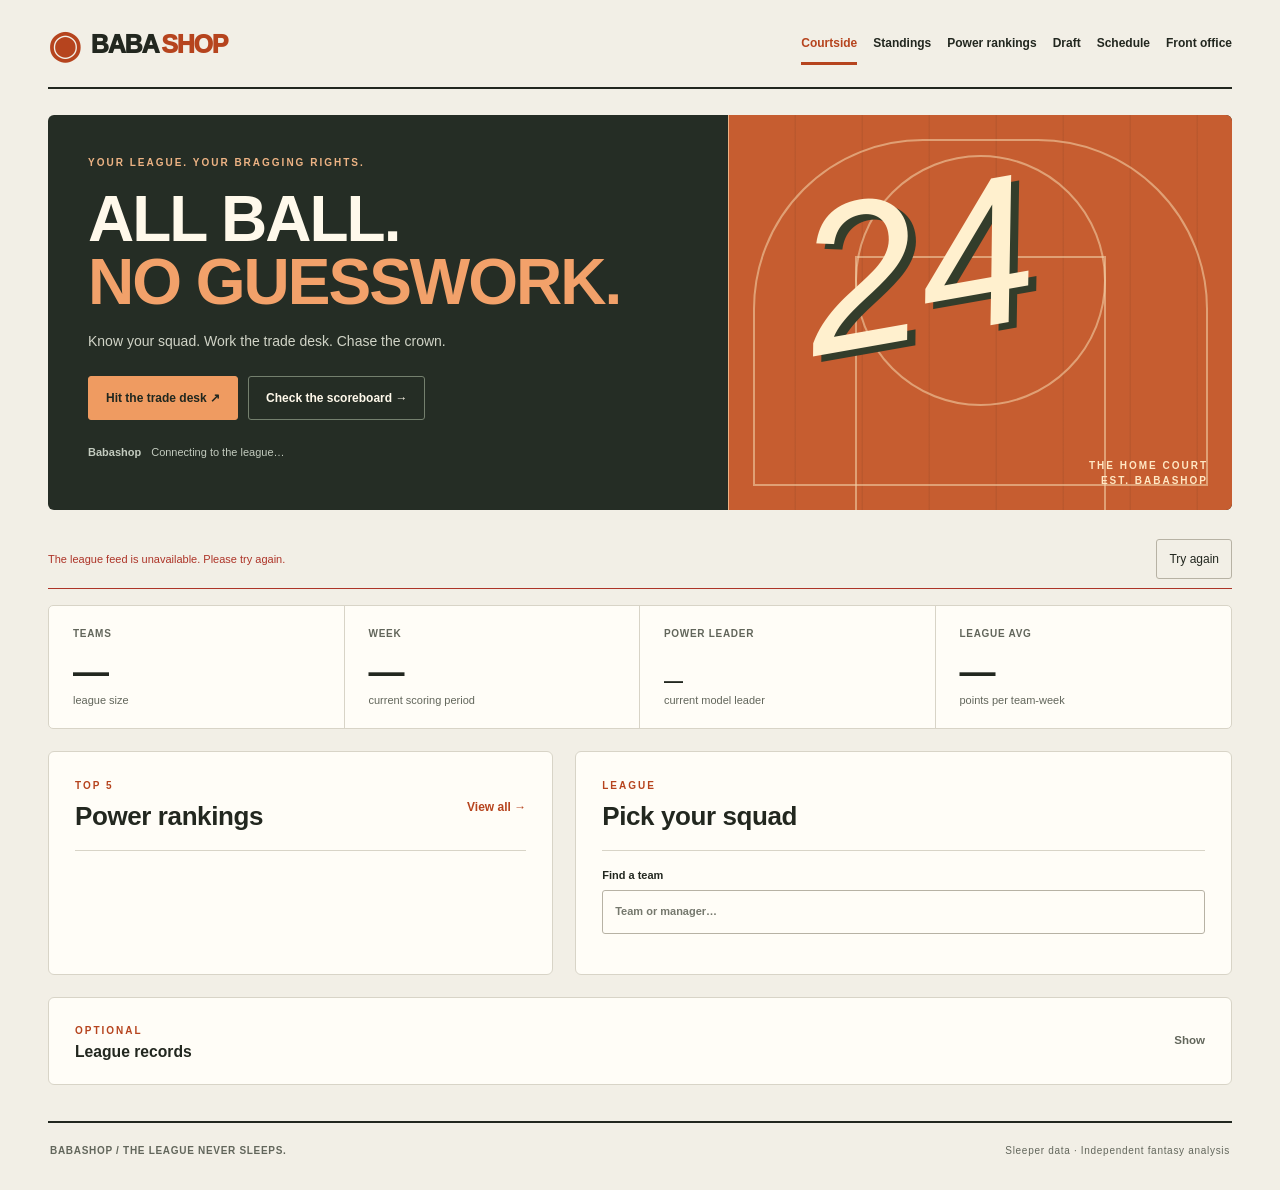
<file: index.html>
<!doctype html>
<html lang="en"><head>
<meta charset="utf-8"><meta name="viewport" content="width=device-width,initial-scale=1">
<meta http-equiv="Cache-Control" content="no-cache, no-store, must-revalidate"><meta http-equiv="Pragma" content="no-cache"><meta http-equiv="Expires" content="0"><meta name="theme-color" content="#090b10">
<title>Babashop — Fantasy Basketball Analytics</title><link rel="stylesheet" href="styles.css?v=20261028-court"></head>
<body data-page="home" class="loading"><a class="skip" href="#mainContent">Skip to content</a><div class="app-shell">
<header class="topbar"><a class="brand" href="index.html?v=20261028-court"><span class="ball" aria-hidden="true">◉</span> BABA<span>SHOP</span></a><nav class="nav" aria-label="Main navigation">
<a class="active" aria-current="page" href="index.html?v=20261028-court">Courtside</a><a href="standings.html?v=20261028-court">Standings</a><a href="power.html?v=20261028-court">Power rankings</a><a href="draft.html?v=20261028-court">Draft</a><a href="schedule.html?v=20261028-court">Schedule</a><a href="transactions.html?v=20261028-court">Front office</a>
</nav></header>
<section class="hero court-hero"><div class="hero-copy"><div class="eyebrow">YOUR LEAGUE. YOUR BRAGGING RIGHTS.</div><h1>ALL BALL.<br><em>NO GUESSWORK.</em></h1><p>Know your squad. Work the trade desk. Chase the crown.</p><div class="hero-actions"><a class="button" href="transactions.html">Hit the trade desk ↗</a><a class="button secondary" href="standings.html">Check the scoreboard →</a></div><div class="league-stamp"><strong id="leagueName">Babashop</strong><span id="leagueMeta">Connecting to the league…</span></div></div><div class="court-art" aria-hidden="true"><div class="court-key"></div><div class="court-circle"></div><span class="court-number">24</span><span class="court-caption">THE HOME COURT<br>EST. BABASHOP</span></div></section><div id="statusBanner" role="status" class="status-banner">Loading Sleeper data…</div>
<main id="mainContent" class="dashboard">
<section class="summary-grid"><article class="stat-card"><span class="stat-label">Teams</span><strong id="teamCount" class="stat-value">—</strong><span class="stat-note">league size</span></article><article class="stat-card"><span class="stat-label">Week</span><strong id="currentWeek" class="stat-value">—</strong><span class="stat-note">current scoring period</span></article><article class="stat-card"><span class="stat-label">Power leader</span><strong id="powerLeader" class="stat-value stat-value-text">—</strong><span id="powerLeaderNote" class="stat-note">current model leader</span></article><article class="stat-card"><span class="stat-label">League avg</span><strong id="leagueAverage" class="stat-value">—</strong><span class="stat-note">points per team-week</span></article></section>
<section class="panel-grid home-grid"><article class="panel"><div class="section-heading"><div><div class="eyebrow">Top 5</div><h2>Power rankings</h2></div><a class="text-link" href="power.html?v=20261028-court">View all →</a></div><div id="powerPreview" class="ranking-list"></div></article><article class="panel"><div class="section-heading"><div><div class="eyebrow">League</div><h2>Pick your squad</h2></div></div><label class="search-label">Find a team<input id="teamSearch" type="search" placeholder="Team or manager…"></label><div id="teamDirectory" class="directory-grid"></div></article></section>
<details class="panel collapsible-panel"><summary><span><span class="eyebrow">Optional</span><strong>League records</strong></span><span class="summary-hint">Show</span></summary><div id="homeExtras" class="mini-stat-grid details-content"></div></details>
</main><footer class="footer"><strong>BABASHOP / THE LEAGUE NEVER SLEEPS.</strong><span>Sleeper data · Independent fantasy analysis</span></footer></div>
<script src="common.js?v=20261028-court" defer></script><script src="ratings.js?v=20261028-court" defer></script><script src="experience.js?v=20261028-court" defer></script><script src="page.js?v=20261028-court" defer></script></body></html>
</file>
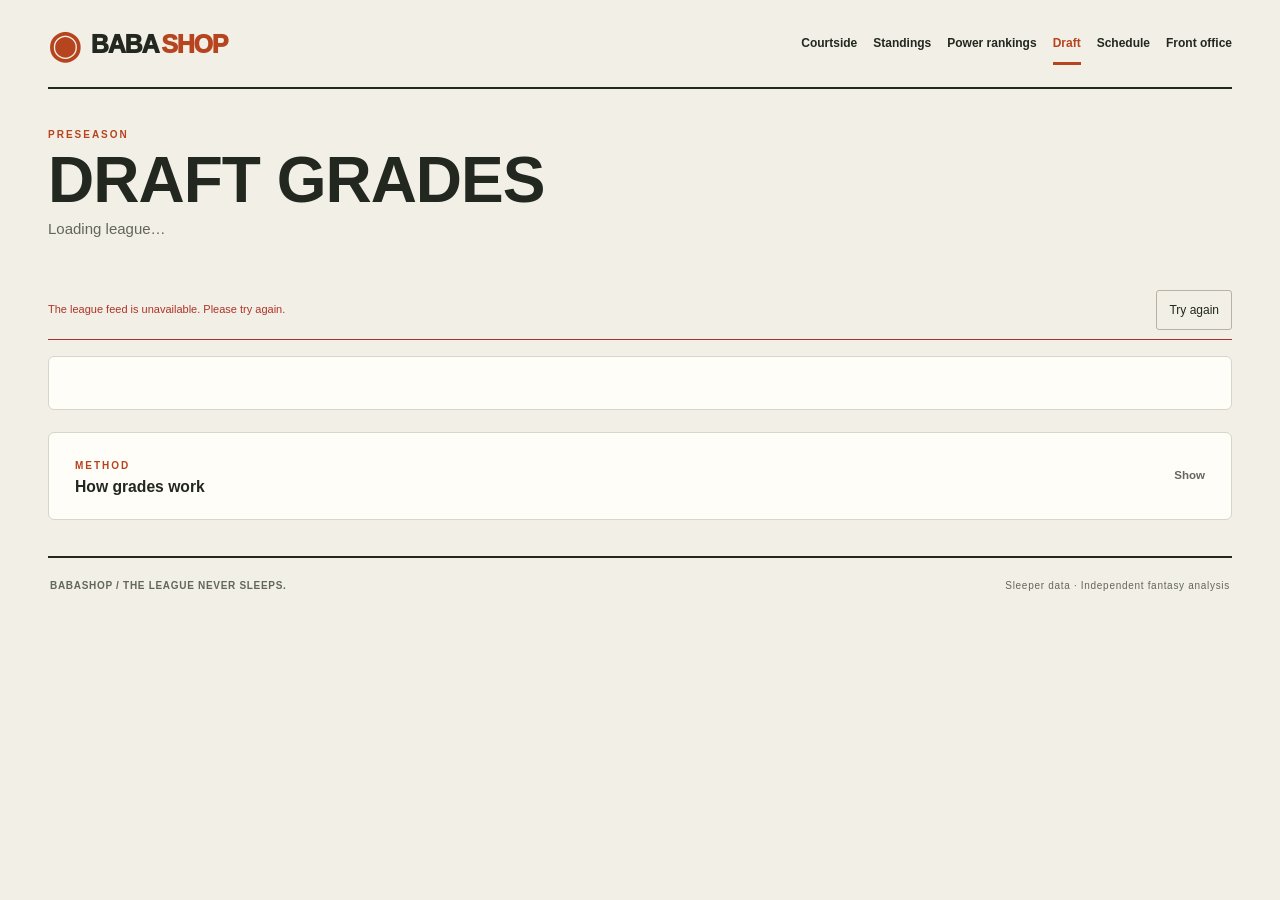
<file: draft.html>
<!doctype html><html lang="en"><head>
<meta charset="utf-8"><meta name="viewport" content="width=device-width,initial-scale=1"><meta http-equiv="Cache-Control" content="no-cache, no-store, must-revalidate"><meta http-equiv="Pragma" content="no-cache"><meta http-equiv="Expires" content="0">
<title>Draft Grades — Babashop</title><link rel="stylesheet" href="styles.css?v=20261028-court"></head>
<body data-page="draft" class="loading"><a class="skip" href="#mainContent">Skip to content</a><div class="app-shell">
<header class="topbar"><a class="brand" href="index.html?v=20261028-court"><span class="ball" aria-hidden="true">◉</span> BABA<span>SHOP</span></a><nav class="nav" aria-label="Main navigation"><a href="index.html?v=20261028-court">Courtside</a><a href="standings.html?v=20261028-court">Standings</a><a href="power.html?v=20261028-court">Power rankings</a><a class="active" aria-current="page" href="draft.html?v=20261028-court">Draft</a><a href="schedule.html?v=20261028-court">Schedule</a><a href="transactions.html?v=20261028-court">Front office</a></nav></header>
<section class="page-heading"><div class="eyebrow">Preseason</div><h1>Draft grades</h1><p id="leagueMeta" class="muted">Loading league…</p></section><div id="statusBanner" role="status" class="status-banner">Loading Sleeper data…</div>
<main id="mainContent" class="dashboard"><section class="panel"><div id="draftGrades" class="draft-list"></div></section>
<details class="panel collapsible-panel"><summary><span><span class="eyebrow">Method</span><strong>How grades work</strong></span><span class="summary-hint">Show</span></summary><div class="details-content prose"><p>Only players verified as current NBA assets can create positive draft value. Inactive, retired, or no-team historical players are penalized instead of being treated as steals. Among active players, grades compare draft slot with Sleeper's rank signal, weight early picks more heavily, and apply a modest roster-balance adjustment.</p></div></details></main>
<footer class="footer"><strong>BABASHOP / THE LEAGUE NEVER SLEEPS.</strong><span>Sleeper data · Independent fantasy analysis</span></footer></div><script src="common.js?v=20261028-court" defer></script><script src="ratings.js?v=20261028-court" defer></script><script src="experience.js?v=20261028-court" defer></script><script src="page.js?v=20261028-court" defer></script></body></html>
</file>
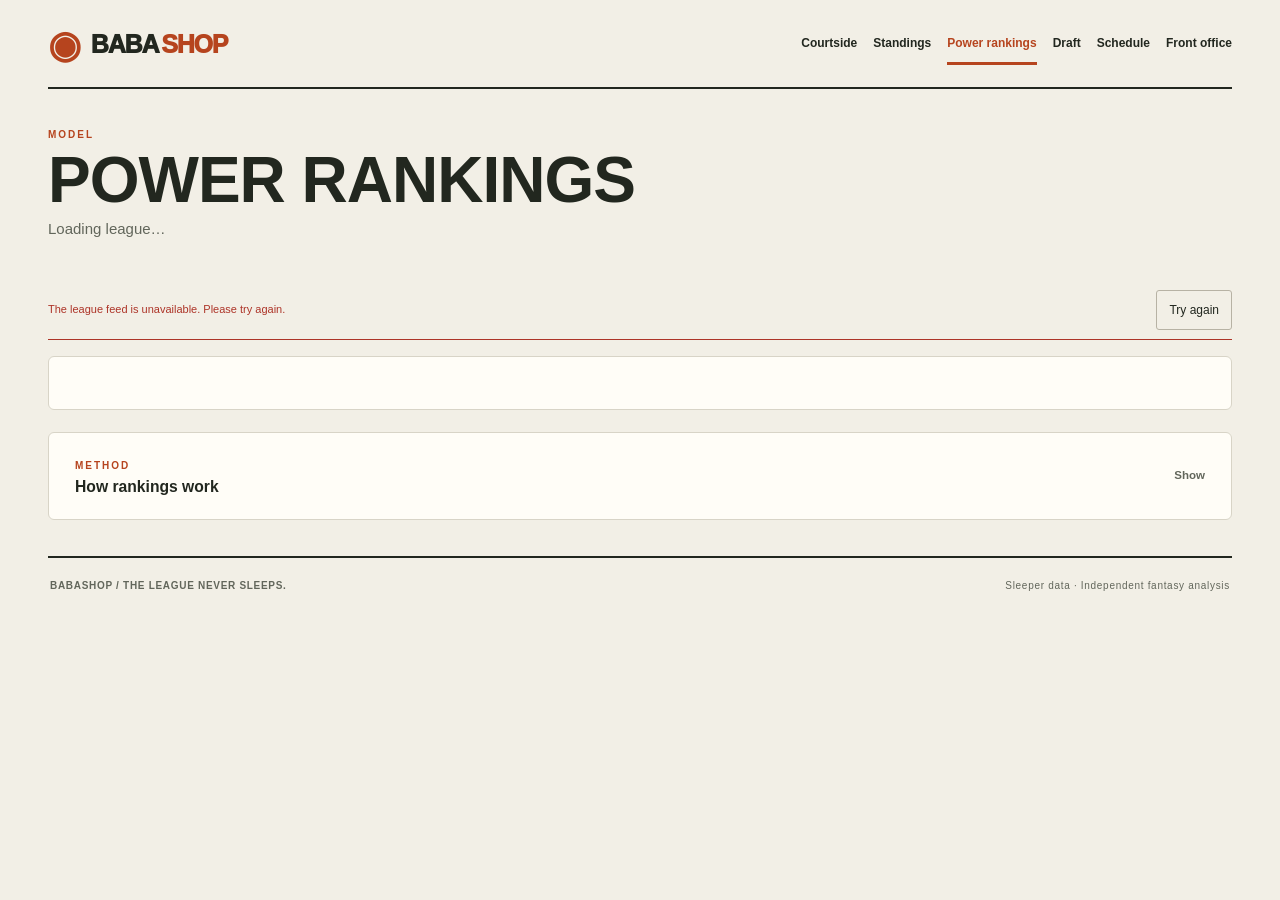
<file: power.html>
<!doctype html><html lang="en"><head>
<meta charset="utf-8"><meta name="viewport" content="width=device-width,initial-scale=1"><meta http-equiv="Cache-Control" content="no-cache, no-store, must-revalidate"><meta http-equiv="Pragma" content="no-cache"><meta http-equiv="Expires" content="0">
<title>Power Rankings — Babashop</title><link rel="stylesheet" href="styles.css?v=20261028-court"></head>
<body data-page="power" class="loading"><a class="skip" href="#mainContent">Skip to content</a><div class="app-shell">
<header class="topbar"><a class="brand" href="index.html?v=20261028-court"><span class="ball" aria-hidden="true">◉</span> BABA<span>SHOP</span></a><nav class="nav" aria-label="Main navigation"><a href="index.html?v=20261028-court">Courtside</a><a href="standings.html?v=20261028-court">Standings</a><a class="active" aria-current="page" href="power.html?v=20261028-court">Power rankings</a><a href="draft.html?v=20261028-court">Draft</a><a href="schedule.html?v=20261028-court">Schedule</a><a href="transactions.html?v=20261028-court">Front office</a></nav></header>
<section class="page-heading"><div class="eyebrow">Model</div><h1>Power rankings</h1><p id="leagueMeta" class="muted">Loading league…</p></section><div id="statusBanner" role="status" class="status-banner">Loading Sleeper data…</div>
<main id="mainContent" class="dashboard"><section class="panel"><div id="powerRankings" class="ranking-list"></div></section>
<details class="panel collapsible-panel"><summary><span><span class="eyebrow">Method</span><strong>How rankings work</strong></span><span class="summary-hint">Show</span></summary><div class="details-content prose"><p>Before games start, active-player draft grade seeds the rankings. Once the season begins, record, scoring, all-play performance and recent form take over. Draft influence fades out over the first six scored weeks.</p></div></details></main>
<footer class="footer"><strong>BABASHOP / THE LEAGUE NEVER SLEEPS.</strong><span>Sleeper data · Independent fantasy analysis</span></footer></div><script src="common.js?v=20261028-court" defer></script><script src="ratings.js?v=20261028-court" defer></script><script src="experience.js?v=20261028-court" defer></script><script src="page.js?v=20261028-court" defer></script></body></html>
</file>
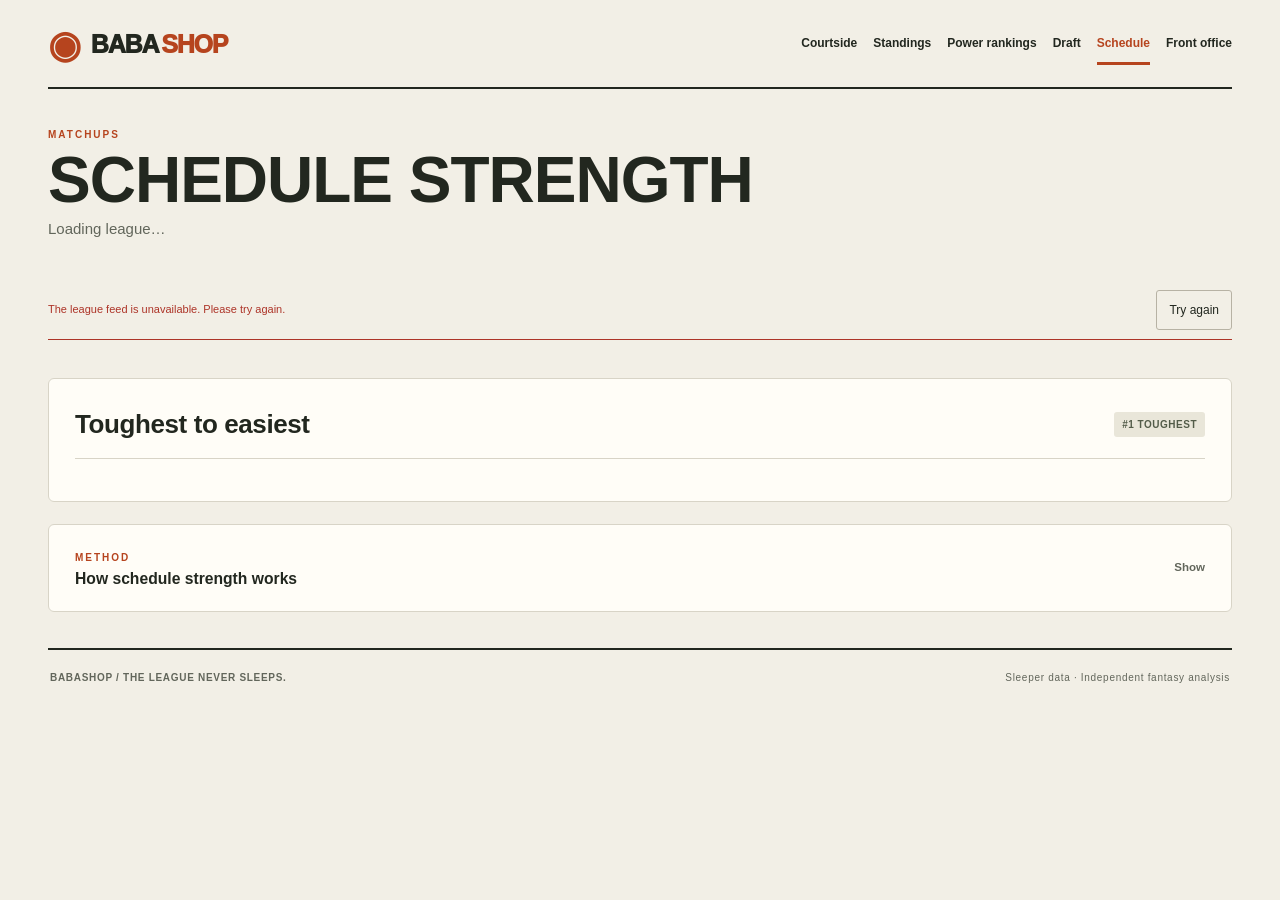
<file: schedule.html>
<!doctype html><html lang="en"><head>
<meta charset="utf-8"><meta name="viewport" content="width=device-width,initial-scale=1"><meta http-equiv="Cache-Control" content="no-cache, no-store, must-revalidate"><meta http-equiv="Pragma" content="no-cache"><meta http-equiv="Expires" content="0">
<title>Schedule Strength — Babashop</title><link rel="stylesheet" href="styles.css?v=20261028-court"></head>
<body data-page="schedule" class="loading"><a class="skip" href="#mainContent">Skip to content</a><div class="app-shell">
<header class="topbar"><a class="brand" href="index.html?v=20261028-court"><span class="ball" aria-hidden="true">◉</span> BABA<span>SHOP</span></a><nav class="nav" aria-label="Main navigation"><a href="index.html?v=20261028-court">Courtside</a><a href="standings.html?v=20261028-court">Standings</a><a href="power.html?v=20261028-court">Power rankings</a><a href="draft.html?v=20261028-court">Draft</a><a class="active" aria-current="page" href="schedule.html?v=20261028-court">Schedule</a><a href="transactions.html?v=20261028-court">Front office</a></nav></header>
<section class="page-heading"><div class="eyebrow">Matchups</div><h1>Schedule strength</h1><p id="leagueMeta" class="muted">Loading league…</p></section><div id="statusBanner" role="status" class="status-banner">Loading Sleeper data…</div>
<main id="mainContent" class="dashboard"><section id="scheduleSummary" class="mini-stat-grid"></section><section class="panel"><div class="section-heading"><div><h2>Toughest to easiest</h2></div><span class="pill">#1 toughest</span></div><div id="scheduleRankings" class="schedule-list"></div></section>
<details class="panel collapsible-panel"><summary><span><span class="eyebrow">Method</span><strong>How schedule strength works</strong></span><span class="summary-hint">Show</span></summary><div class="details-content prose"><p>Schedule strength is the average current power score of a team's scheduled opponents. Played and remaining strength are shown separately when Sleeper exposes future matchup IDs. It is league-relative and updates as opponent strength changes.</p></div></details></main>
<footer class="footer"><strong>BABASHOP / THE LEAGUE NEVER SLEEPS.</strong><span>Sleeper data · Independent fantasy analysis</span></footer></div><script src="common.js?v=20261028-court" defer></script><script src="ratings.js?v=20261028-court" defer></script><script src="experience.js?v=20261028-court" defer></script><script src="page.js?v=20261028-court" defer></script></body></html>
</file>
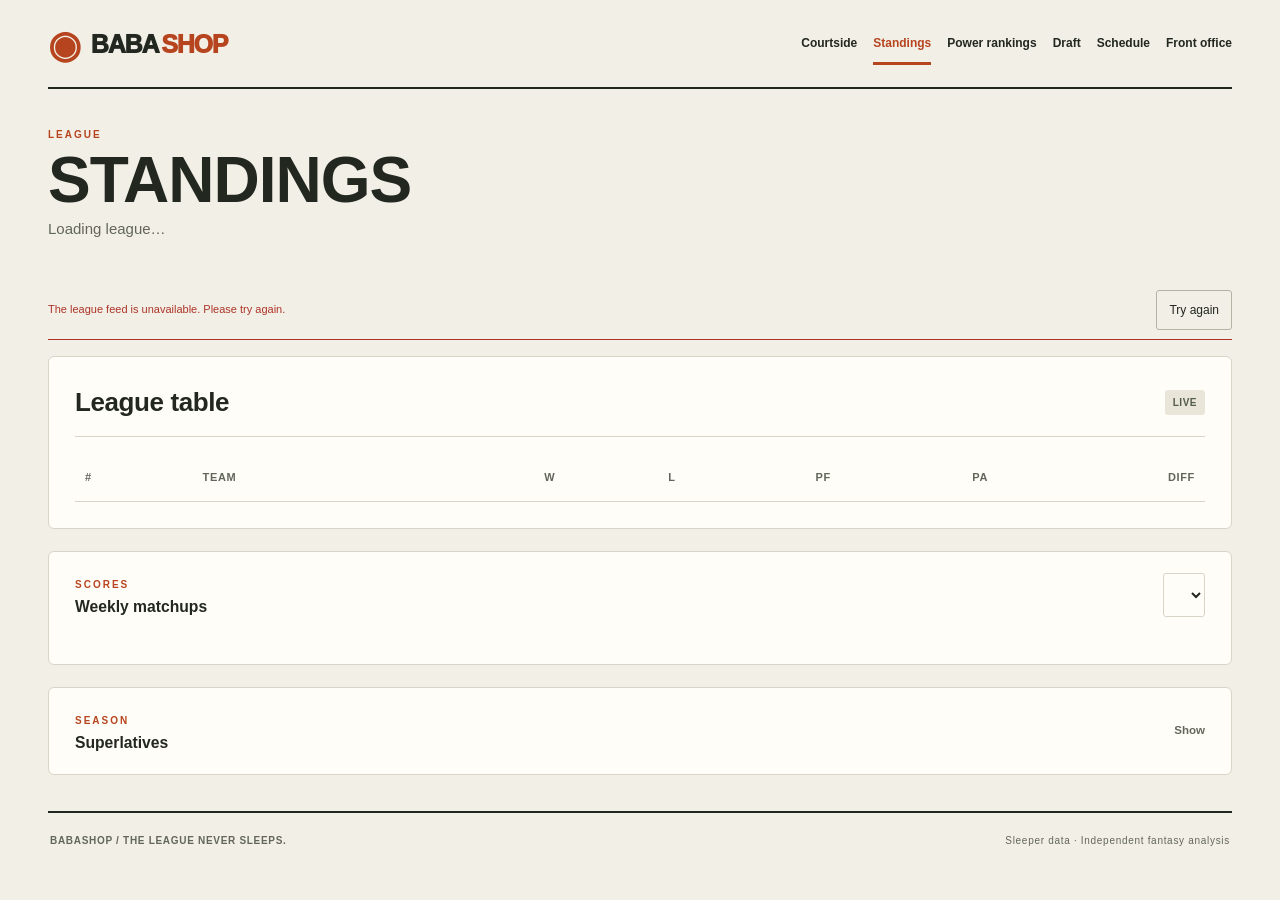
<file: standings.html>
<!doctype html><html lang="en"><head>
<meta charset="utf-8"><meta name="viewport" content="width=device-width,initial-scale=1"><meta http-equiv="Cache-Control" content="no-cache, no-store, must-revalidate"><meta http-equiv="Pragma" content="no-cache"><meta http-equiv="Expires" content="0">
<title>Standings — Babashop</title><link rel="stylesheet" href="styles.css?v=20261028-court"></head>
<body data-page="standings" class="loading"><a class="skip" href="#mainContent">Skip to content</a><div class="app-shell">
<header class="topbar"><a class="brand" href="index.html?v=20261028-court"><span class="ball" aria-hidden="true">◉</span> BABA<span>SHOP</span></a><nav class="nav" aria-label="Main navigation"><a href="index.html?v=20261028-court">Courtside</a><a class="active" aria-current="page" href="standings.html?v=20261028-court">Standings</a><a href="power.html?v=20261028-court">Power rankings</a><a href="draft.html?v=20261028-court">Draft</a><a href="schedule.html?v=20261028-court">Schedule</a><a href="transactions.html?v=20261028-court">Front office</a></nav></header>
<section class="page-heading"><div class="eyebrow">League</div><h1>Standings</h1><p id="leagueMeta" class="muted">Loading league…</p></section><div id="statusBanner" role="status" class="status-banner">Loading Sleeper data…</div>
<main id="mainContent" class="dashboard"><section class="panel"><div class="section-heading"><div><h2>League table</h2></div><span class="pill">Live</span></div><div class="table-wrap"><table><thead><tr><th>#</th><th>Team</th><th>W</th><th>L</th><th>PF</th><th>PA</th><th>Diff</th></tr></thead><tbody id="standingsBody"></tbody></table></div></section>
<details class="panel collapsible-panel" open><summary><span><span class="eyebrow">Scores</span><strong>Weekly matchups</strong></span><label class="select-label" onclick="event.stopPropagation()"><select aria-label="Matchup week" id="weekSelect"></select></label></summary><div id="matchups" class="matchup-list details-content"></div></details>
<details class="panel collapsible-panel"><summary><span><span class="eyebrow">Season</span><strong>Superlatives</strong></span><span class="summary-hint">Show</span></summary><div id="superlatives" class="mini-stat-grid details-content"></div></details></main>
<footer class="footer"><strong>BABASHOP / THE LEAGUE NEVER SLEEPS.</strong><span>Sleeper data · Independent fantasy analysis</span></footer></div><script src="common.js?v=20261028-court" defer></script><script src="ratings.js?v=20261028-court" defer></script><script src="experience.js?v=20261028-court" defer></script><script src="page.js?v=20261028-court" defer></script></body></html>
</file>
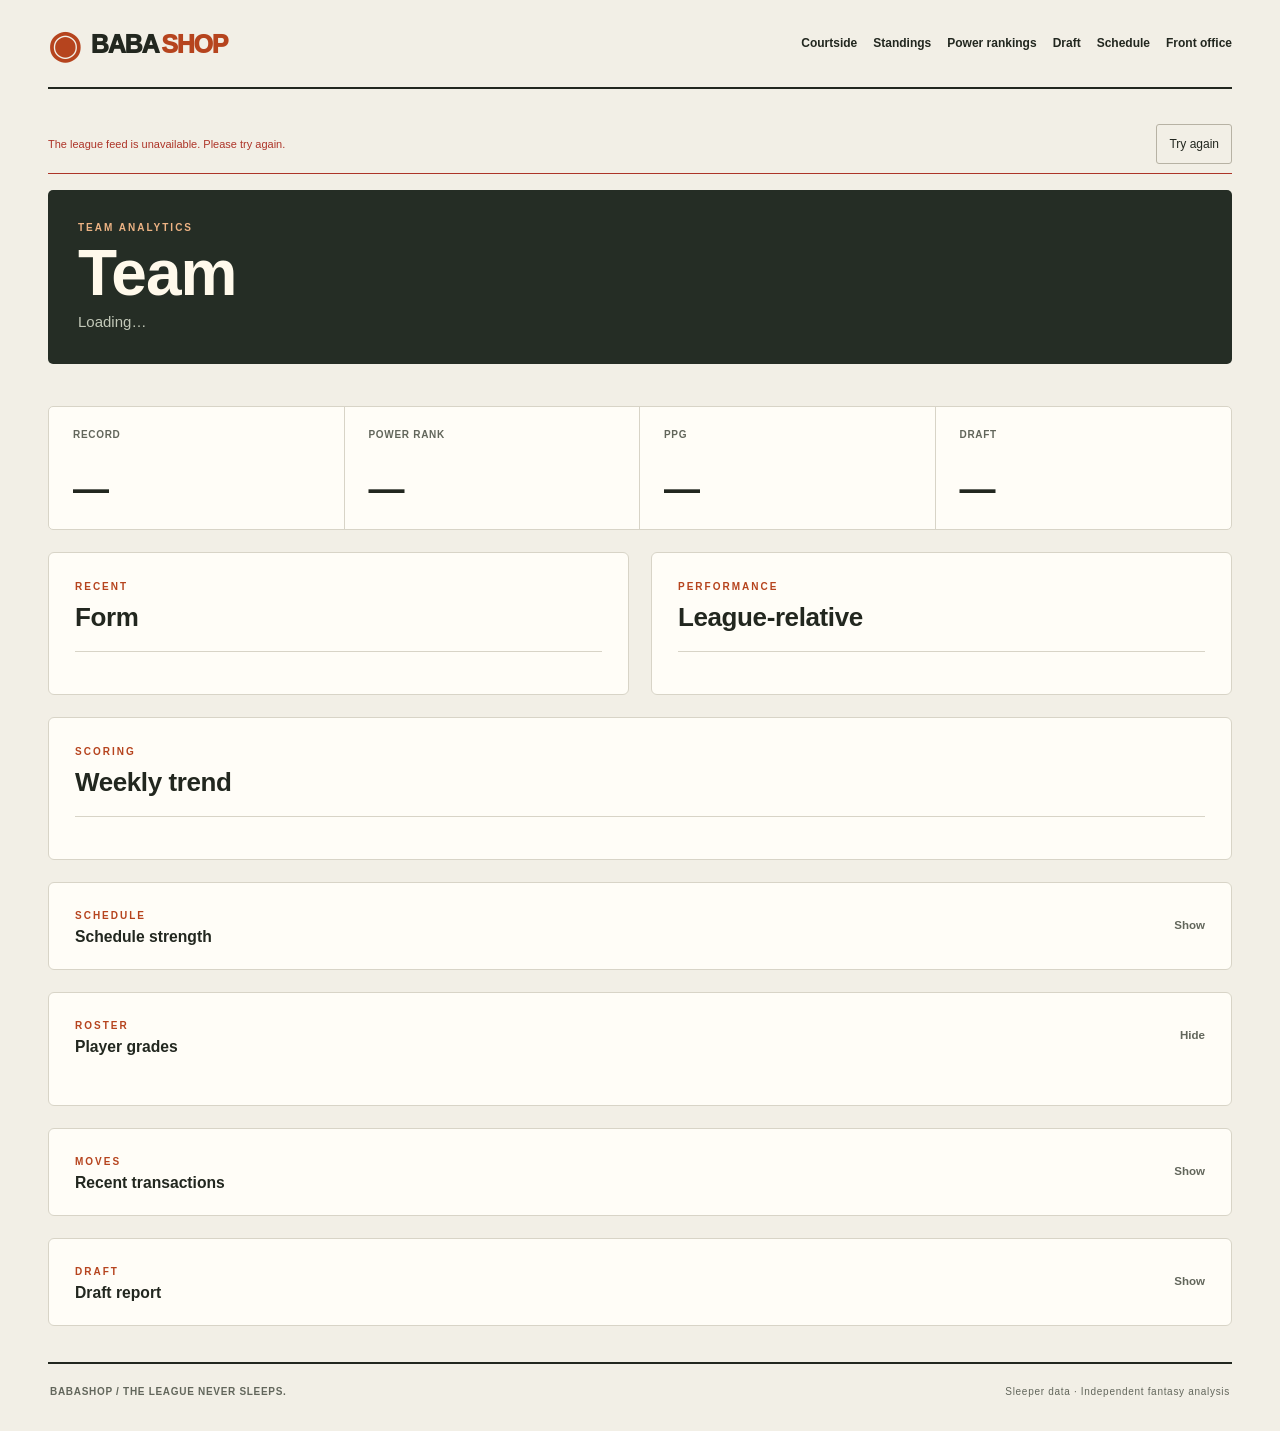
<file: team.html>
<!doctype html><html lang="en"><head>
<meta charset="utf-8"><meta name="viewport" content="width=device-width,initial-scale=1"><meta http-equiv="Cache-Control" content="no-cache, no-store, must-revalidate"><meta http-equiv="Pragma" content="no-cache"><meta http-equiv="Expires" content="0">
<title>Team — Babashop</title><link rel="stylesheet" href="styles.css?v=20261028-court"></head>
<body data-page="team" class="loading"><a class="skip" href="#teamPage">Skip to content</a><div class="app-shell">
<header class="topbar"><a class="brand" href="index.html?v=20261028-court"><span class="ball" aria-hidden="true">◉</span> BABA<span>SHOP</span></a><nav class="nav" aria-label="Main navigation"><a href="index.html?v=20261028-court">Courtside</a><a href="standings.html?v=20261028-court">Standings</a><a href="power.html?v=20261028-court">Power rankings</a><a href="draft.html?v=20261028-court">Draft</a><a href="schedule.html?v=20261028-court">Schedule</a><a href="transactions.html?v=20261028-court">Front office</a></nav></header>
<div id="statusBanner" role="status" class="status-banner">Loading Sleeper data…</div><main tabindex="-1" id="teamPage" class="dashboard">
<section class="team-hero"><img id="teamAvatar" class="team-hero-avatar hidden" alt=""><div><div class="eyebrow">Team analytics</div><h1 id="teamName">Team</h1><p id="teamOwner" class="muted">Loading…</p></div></section>
<section class="summary-grid"><article class="stat-card"><span class="stat-label">Record</span><strong id="teamRecord" class="stat-value">—</strong></article><article class="stat-card"><span class="stat-label">Power rank</span><strong id="teamPower" class="stat-value">—</strong></article><article class="stat-card"><span class="stat-label">PPG</span><strong id="teamPPG" class="stat-value">—</strong></article><article class="stat-card"><span class="stat-label">Draft</span><strong id="teamDraft" class="stat-value">—</strong></article></section>
<section class="panel-grid"><article class="panel"><div class="section-heading"><div><div class="eyebrow">Recent</div><h2>Form</h2></div></div><div id="teamForm" class="form-list"></div></article><article class="panel"><div class="section-heading"><div><div class="eyebrow">Performance</div><h2>League-relative</h2></div></div><div id="teamAnalytics" class="mini-stat-grid"></div></article></section>
<article class="panel"><div class="section-heading"><div><div class="eyebrow">Scoring</div><h2>Weekly trend</h2></div></div><div id="scoreTrend" class="score-trend"></div></article>
<details class="panel collapsible-panel"><summary><span><span class="eyebrow">Schedule</span><strong>Schedule strength</strong></span><span class="summary-hint">Show</span></summary><div id="scheduleReport" class="mini-stat-grid details-content"></div></details>
<details class="panel collapsible-panel" open><summary><span><span class="eyebrow">Roster</span><strong>Player grades</strong></span><span class="summary-hint">Show</span></summary><div id="playerGrades" class="details-content"></div></details>
<details class="panel collapsible-panel"><summary><span><span class="eyebrow">Moves</span><strong>Recent transactions</strong></span><span class="summary-hint">Show</span></summary><div id="teamMoves" class="details-content roster-list"></div></details>
<details class="panel collapsible-panel"><summary><span><span class="eyebrow">Draft</span><strong>Draft report</strong></span><span class="summary-hint">Show</span></summary><div id="draftReport" class="mini-stat-grid details-content"></div></details>
</main><footer class="footer"><strong>BABASHOP / THE LEAGUE NEVER SLEEPS.</strong><span>Sleeper data · Independent fantasy analysis</span></footer></div><script src="common.js?v=20261028-court" defer></script><script src="ratings.js?v=20261028-court" defer></script><script src="experience.js?v=20261028-court" defer></script><script src="page.js?v=20261028-court" defer></script></body></html>
</file>
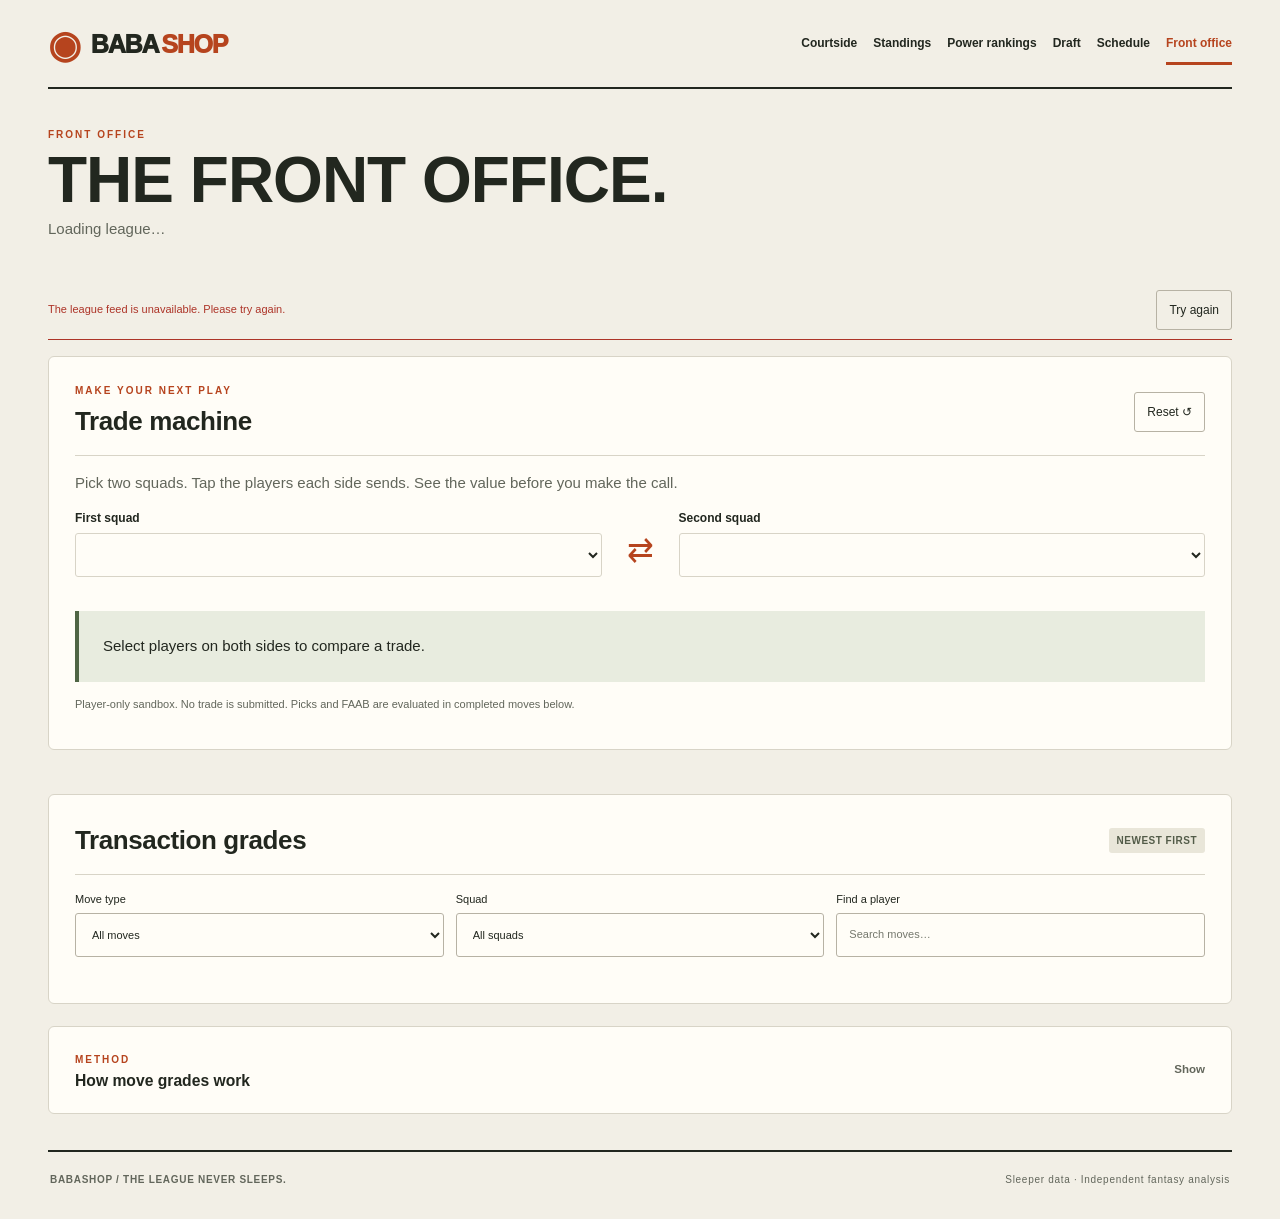
<file: transactions.html>
<!doctype html><html lang="en"><head>
<meta charset="utf-8"><meta name="viewport" content="width=device-width,initial-scale=1"><meta http-equiv="Cache-Control" content="no-cache, no-store, must-revalidate"><meta http-equiv="Pragma" content="no-cache"><meta http-equiv="Expires" content="0">
<title>Trades & Moves — Babashop</title><link rel="stylesheet" href="styles.css?v=20261028-court"></head>
<body data-page="transactions" class="loading"><a class="skip" href="#mainContent">Skip to content</a><div class="app-shell">
<header class="topbar"><a class="brand" href="index.html?v=20261028-court"><span class="ball" aria-hidden="true">◉</span> BABA<span>SHOP</span></a><nav class="nav" aria-label="Main navigation"><a href="index.html?v=20261028-court">Courtside</a><a href="standings.html?v=20261028-court">Standings</a><a href="power.html?v=20261028-court">Power rankings</a><a href="draft.html?v=20261028-court">Draft</a><a href="schedule.html?v=20261028-court">Schedule</a><a class="active" aria-current="page" href="transactions.html?v=20261028-court">Front office</a></nav></header>
<section class="page-heading"><div class="eyebrow">Front office</div><h1>THE FRONT OFFICE.</h1><p id="leagueMeta" class="muted">Loading league…</p></section><div id="statusBanner" role="status" class="status-banner">Loading Sleeper data…</div>
<main id="mainContent" class="dashboard"><section class="panel trade-lab"><div class="section-heading"><div><div class="eyebrow">MAKE YOUR NEXT PLAY</div><h2>Trade machine</h2></div><button id="resetTrade" class="quiet">Reset ↺</button></div><p class="muted">Pick two squads. Tap the players each side sends. See the value before you make the call.</p><div class="trade-grid"><div><label class="select-label">First squad<select id="tradeA"></select></label><div id="playersA" class="player-picker"></div></div><div class="trade-divider" aria-hidden="true">⇄</div><div><label class="select-label">Second squad<select id="tradeB"></select></label><div id="playersB" class="player-picker"></div></div></div><div id="tradeResult" class="trade-result" aria-live="polite">Select players on both sides to compare a trade.</div><p class="fine">Player-only sandbox. No trade is submitted. Picks and FAAB are evaluated in completed moves below.</p></section><section id="transactionSummary" class="mini-stat-grid"></section><section class="panel"><div class="section-heading"><div><h2>Transaction grades</h2></div><span class="pill">Newest first</span></div><div class="filter-bar"><label>Move type<select id="moveType"><option value="all">All moves</option><option value="trade">Trades</option><option value="waiver">Waivers</option><option value="free_agent">Free agents</option></select></label><label>Squad<select id="moveTeam"><option value="all">All squads</option></select></label><label>Find a player<input id="moveSearch" type="search" placeholder="Search moves…"></label></div><div id="transactionList" class="transaction-list"></div></section>
<details class="panel collapsible-panel"><summary><span><span class="eyebrow">Method</span><strong>How move grades work</strong></span><span class="summary-hint">Show</span></summary><div class="details-content prose"><p>These are current-value estimates, not historical verdicts or NBA projections. Player value blends league-scored weekly production with draft capital, shrinking small samples toward the draft prior. Recent form receives 25% of the production weight. Values subtract an estimated replacement baseline so a pile of bench players does not automatically beat a star.</p><p>Balanced trades center on C (70); upgrades score higher. Low- and medium-confidence grades are pulled toward neutral to avoid extreme verdicts on thin evidence. Unknown player values and pick-only deals stay ungraded. Draft picks use a round-based heuristic discounted by years away; FAAB is normalized to the league budget. Injury flags reduce confidence, not an invented recovery forecast. Roster eligibility, games remaining, salaries, and keeper rules are not modeled.</p></div></details></main>
<footer class="footer"><strong>BABASHOP / THE LEAGUE NEVER SLEEPS.</strong><span>Sleeper data · Independent fantasy analysis</span></footer></div><script src="common.js?v=20261028-court" defer></script><script src="ratings.js?v=20261028-court" defer></script><script src="experience.js?v=20261028-court" defer></script><script src="page.js?v=20261028-court" defer></script></body></html>
</file>
<file: styles.css>
:root{
  color-scheme:dark;
  --bg:#090b10;--surface:#11151d;--surface2:#171c26;--surface3:#1d2430;
  --line:rgba(255,255,255,.08);--line2:rgba(255,255,255,.14);
  --text:#f4f7fb;--muted:#8f9aae;--accent:#7c9cff;--accent-soft:rgba(124,156,255,.14);
  --positive:#5bd6a2;--negative:#ff7d8f;--warning:#f5c66d;--radius:18px;--shadow:0 18px 55px rgba(0,0,0,.28)
}
*{box-sizing:border-box}html{background:var(--bg)}body{margin:0;min-height:100vh;font-family:Inter,ui-sans-serif,system-ui,-apple-system,BlinkMacSystemFont,"Segoe UI",sans-serif;background:radial-gradient(circle at 10% -5%,rgba(124,156,255,.12),transparent 34rem),var(--bg);color:var(--text)}a{color:inherit}button,select{font:inherit}.hidden{display:none!important}.muted{color:var(--muted)}
.app-shell{width:min(1360px,100%);margin:0 auto;padding:24px clamp(16px,4vw,48px) 44px}.topbar{display:flex;align-items:center;justify-content:space-between;gap:18px;margin-bottom:34px}.brand{font-size:1.12rem;font-weight:900;letter-spacing:-.03em;text-decoration:none}.nav{display:flex;gap:6px;padding:5px;border:1px solid var(--line);border-radius:12px;background:rgba(17,21,29,.72);overflow-x:auto;max-width:100%;scrollbar-width:none}.nav::-webkit-scrollbar{display:none}.nav a{flex:0 0 auto;padding:8px 11px;border-radius:8px;color:var(--muted);font-size:.76rem;font-weight:800;text-decoration:none;white-space:nowrap}.nav a.active,.nav a:hover{background:var(--surface2);color:var(--text)}
.hero,.page-heading,.team-hero{margin-bottom:20px}.compact-hero{padding:4px 0 2px}.league-heading,.team-hero{display:flex;align-items:center;gap:14px}.league-avatar,.team-avatar,.team-hero-avatar{flex:0 0 auto;border:1px solid var(--line2);background:var(--surface2);object-fit:cover}.league-avatar{width:54px;height:54px;border-radius:15px}.team-avatar{width:38px;height:38px;border-radius:12px}.team-hero-avatar{width:68px;height:68px;border-radius:18px}.eyebrow{margin-bottom:6px;color:var(--accent);font-size:.68rem;font-weight:850;letter-spacing:.15em;text-transform:uppercase}h1,h2,p{margin-top:0}h1{margin-bottom:6px;font-size:clamp(2rem,5vw,3.45rem);line-height:1;letter-spacing:-.055em}h2{margin-bottom:0;font-size:1.08rem;letter-spacing:-.02em}.page-heading p,.hero p,.team-hero p{margin-bottom:0}
.status-banner{margin-bottom:16px;padding:11px 13px;border:1px solid var(--line);border-radius:12px;background:rgba(17,21,29,.72);color:var(--muted);font-size:.78rem}.status-banner.success{border-color:rgba(91,214,162,.22);color:#a7efd0}.status-banner.error{border-color:rgba(255,125,143,.35);color:#ffb0bd}.dashboard{display:grid;gap:16px}.summary-grid{display:grid;grid-template-columns:repeat(4,minmax(0,1fr));gap:10px}.stat-card,.panel{border:1px solid var(--line);background:linear-gradient(180deg,rgba(23,28,38,.94),rgba(15,18,25,.96));box-shadow:var(--shadow)}.stat-card{min-height:112px;padding:16px;border-radius:15px;display:flex;flex-direction:column;justify-content:flex-end}.stat-label,.stat-note{color:var(--muted)}.stat-label{margin-bottom:auto;font-size:.7rem;font-weight:800;text-transform:uppercase;letter-spacing:.07em}.stat-value{margin:10px 0 2px;font-size:1.75rem;line-height:1;letter-spacing:-.045em}.stat-value-text{font-size:1.12rem;white-space:nowrap;overflow:hidden;text-overflow:ellipsis}.stat-note{font-size:.7rem}.panel{padding:20px;border-radius:var(--radius);overflow:hidden}.panel-grid{display:grid;grid-template-columns:repeat(2,minmax(0,1fr));gap:16px}.home-grid{grid-template-columns:minmax(0,.85fr) minmax(0,1.15fr)}.section-heading{display:flex;align-items:center;justify-content:space-between;gap:14px;margin-bottom:16px}.section-heading .eyebrow{margin-bottom:4px}.text-link{color:#afc0ff;font-size:.76rem;font-weight:800;text-decoration:none}.pill{display:inline-flex;padding:5px 8px;border-radius:999px;background:var(--accent-soft);color:#afc0ff;font-size:.65rem;font-weight:850;text-transform:uppercase;letter-spacing:.05em}
.ranking-list,.matchup-list,.form-list,.draft-list,.roster-list,.transaction-list,.schedule-list{display:grid;gap:9px}.ranking-row{display:grid;grid-template-columns:28px minmax(0,1fr) auto;align-items:center;gap:10px;padding:10px 11px;border:1px solid var(--line);border-radius:12px;background:rgba(255,255,255,.025)}.ranking-link{text-decoration:none}.ranking-link:hover{border-color:var(--line2);background:rgba(255,255,255,.04)}.ranking-row-large{padding:14px}.rank-number{color:var(--muted);font-size:.76rem;font-weight:850}.rank-copy{min-width:0}.rank-name{display:block;overflow:hidden;text-overflow:ellipsis;white-space:nowrap;font-size:.88rem;font-weight:850}.rank-detail{display:block;margin-top:2px;color:var(--muted);font-size:.69rem}.rank-score{min-width:42px;text-align:right;color:var(--accent);font-size:1.06rem;font-weight:900}.directory-grid{display:grid;grid-template-columns:repeat(2,minmax(0,1fr));gap:8px}.directory-card{display:flex;align-items:center;justify-content:space-between;gap:8px;padding:10px;border:1px solid var(--line);border-radius:12px;background:rgba(255,255,255,.025);text-decoration:none}.directory-card:hover{border-color:var(--line2)}.directory-arrow{color:var(--muted)}.team-cell{display:flex;align-items:center;gap:9px;min-width:0}.team-link{text-decoration:none}.team-cell-copy{min-width:0}.team-name,.team-owner{display:block;overflow:hidden;text-overflow:ellipsis;white-space:nowrap}.team-name{font-size:.82rem;font-weight:850}.team-owner{margin-top:2px;color:var(--muted);font-size:.68rem}
.table-wrap{overflow-x:auto}table{width:100%;border-collapse:collapse;font-size:.82rem}th,td{padding:11px 9px;border-bottom:1px solid var(--line);text-align:right;white-space:nowrap}th{color:var(--muted);font-size:.67rem;letter-spacing:.06em;text-transform:uppercase}th:nth-child(1),td:nth-child(1),th:nth-child(2),td:nth-child(2){text-align:left}tbody tr:last-child td{border-bottom:0}.diff-positive{color:var(--positive)}.diff-negative{color:var(--negative)}
.collapsible-panel{padding:0}.collapsible-panel summary{display:flex;align-items:center;justify-content:space-between;gap:14px;padding:17px 20px;cursor:pointer;list-style:none}.collapsible-panel summary::-webkit-details-marker{display:none}.collapsible-panel summary strong{display:block;font-size:.98rem}.summary-hint{color:var(--muted);font-size:.72rem;font-weight:800}.collapsible-panel[open] .summary-hint{font-size:0}.collapsible-panel[open] .summary-hint:after{content:"Hide";font-size:.72rem}.details-content{padding:0 20px 20px}.prose{color:var(--muted);font-size:.84rem;line-height:1.55}.prose p:last-child{margin-bottom:0}
.mini-stat-grid{display:grid;grid-template-columns:repeat(3,minmax(0,1fr));gap:9px}.mini-stat{padding:12px;border:1px solid var(--line);border-radius:12px;background:rgba(255,255,255,.025)}.mini-stat span,.mini-stat small{display:block;color:var(--muted)}.mini-stat span{font-size:.65rem;text-transform:uppercase;letter-spacing:.06em}.mini-stat strong{display:block;margin:5px 0 3px;font-size:.9rem}.mini-stat small{font-size:.66rem;line-height:1.35}
.select-label select,select{min-height:34px;padding:0 10px;border:1px solid var(--line);border-radius:9px;background:var(--surface2);color:var(--text)}.matchup-card{padding:13px;border:1px solid var(--line);border-radius:13px;background:rgba(255,255,255,.025)}.matchup-team{display:flex;align-items:center;justify-content:space-between;gap:10px}.matchup-team+.matchup-team{margin-top:8px;padding-top:8px;border-top:1px solid var(--line)}.matchup-team a{font-size:.82rem;font-weight:800;text-decoration:none}.matchup-team strong{font-size:.9rem}
.draft-card{display:grid;grid-template-columns:28px minmax(0,1fr) auto;align-items:center;gap:11px;padding:13px;border:1px solid var(--line);border-radius:13px;background:rgba(255,255,255,.025);text-decoration:none}.draft-card:hover{border-color:var(--line2)}.draft-rank{color:var(--muted);font-size:.75rem;font-weight:850}.draft-main{min-width:0}.draft-main strong,.draft-main span,.draft-main small{display:block}.draft-main strong{font-size:.88rem}.draft-main span,.draft-main small{color:var(--muted)}.draft-main span{margin-top:2px;font-size:.7rem}.draft-main small{margin-top:5px;font-size:.66rem;white-space:nowrap;overflow:hidden;text-overflow:ellipsis}.draft-grade{text-align:right}.draft-grade strong{display:block;color:var(--accent);font-size:1.25rem}.draft-grade span{display:block;color:var(--muted);font-size:.65rem}
.form-game{display:flex;align-items:center;gap:10px;padding:10px;border:1px solid var(--line);border-radius:11px}.form-game strong,.form-game small{display:block}.form-game strong{font-size:.78rem}.form-game small{margin-top:2px;color:var(--muted);font-size:.67rem}.form-badge{width:25px;height:25px;display:inline-flex;align-items:center;justify-content:center;border-radius:7px;font-size:.68rem;font-weight:900;background:var(--surface2)}.form-badge.win{color:var(--positive);background:rgba(91,214,162,.12)}.form-badge.loss{color:var(--negative);background:rgba(255,125,143,.12)}.form-badge.tie{color:var(--warning);background:rgba(245,198,109,.12)}.score-trend{display:grid;gap:8px}.score-bar-row{display:grid;grid-template-columns:32px minmax(0,1fr) 50px;align-items:center;gap:8px;color:var(--muted);font-size:.7rem}.score-bar-row strong{text-align:right;color:var(--text);font-size:.72rem}.score-bar-track{height:8px;border-radius:999px;background:rgba(255,255,255,.05);overflow:hidden}.score-bar{height:100%;border-radius:999px;background:linear-gradient(90deg,var(--accent),#a7efd0)}
.schedule-row{display:grid;grid-template-columns:28px minmax(0,1.3fr) repeat(3,minmax(70px,.45fr));align-items:center;gap:10px;padding:12px;border:1px solid var(--line);border-radius:13px;background:rgba(255,255,255,.025);text-decoration:none}.schedule-row:hover{border-color:var(--line2)}.schedule-main{min-width:0}.schedule-main strong,.schedule-main small{display:block}.schedule-main strong{font-size:.84rem}.schedule-main small{margin-top:2px;color:var(--muted);font-size:.66rem}.schedule-metric{text-align:right}.schedule-metric span,.schedule-metric strong{display:block}.schedule-metric span{color:var(--muted);font-size:.58rem;text-transform:uppercase;letter-spacing:.06em}.schedule-metric strong{margin-top:3px;font-size:.78rem}
.transaction-card{padding:14px;border:1px solid var(--line);border-radius:14px;background:rgba(255,255,255,.025)}.transaction-head{display:flex;align-items:center;justify-content:space-between;margin-bottom:10px}.transaction-head>div{display:flex;align-items:center;gap:8px}.transaction-head strong{font-size:.72rem;color:var(--muted)}.transaction-parties{display:grid;gap:8px}.transaction-party,.move-row{display:flex;align-items:center;justify-content:space-between;gap:14px;padding:10px;border:1px solid var(--line);border-radius:11px;background:rgba(0,0,0,.08);text-decoration:none}.transaction-party:hover{border-color:var(--line2)}.transaction-party-main{min-width:0}.transaction-party-main strong,.transaction-party-main small,.move-row strong,.move-row small{display:block}.transaction-party-main strong,.move-row strong{font-size:.78rem}.transaction-party-main small,.move-row small{margin-top:3px;color:var(--muted);font-size:.65rem;line-height:1.3}.grade-chip{flex:0 0 auto;min-width:44px;padding:6px 8px;border-radius:10px;background:var(--accent-soft);text-align:center}.grade-chip strong,.grade-chip span{display:block}.grade-chip strong{color:#b9c7ff;font-size:.92rem}.grade-chip span{margin-top:1px;color:var(--muted);font-size:.58rem}
.player-grade-row{display:flex;align-items:center;justify-content:space-between;gap:12px;padding:10px 0;border-bottom:1px solid var(--line)}.player-grade-row:last-child{border-bottom:0}.player-grade-main{min-width:0}.player-grade-main strong,.player-grade-main span{display:block}.player-grade-main strong{font-size:.8rem}.player-grade-main span{margin-top:3px;color:var(--muted);font-size:.66rem;line-height:1.3}.player-grade-inactive{opacity:.62}.player-grade-inactive .grade-chip{background:rgba(255,125,143,.1)}.player-grade-inactive .grade-chip strong{color:var(--negative)}
.empty-state{padding:18px 12px;border:1px dashed var(--line2);border-radius:12px;color:var(--muted);font-size:.78rem;text-align:center}.footer{display:flex;justify-content:space-between;gap:16px;margin-top:18px;padding:0 2px;color:#687386;font-size:.66rem}
@media(max-width:900px){.summary-grid{grid-template-columns:repeat(2,minmax(0,1fr))}.panel-grid,.home-grid{grid-template-columns:1fr}.mini-stat-grid{grid-template-columns:1fr}.directory-grid{grid-template-columns:1fr 1fr}.schedule-row{grid-template-columns:28px minmax(0,1fr) 70px}.schedule-metric:nth-of-type(3),.schedule-metric:nth-of-type(4){display:none}}
@media(max-width:640px){.app-shell{padding:16px 14px 34px}.topbar{align-items:flex-start;flex-direction:column;margin-bottom:24px}.nav{width:100%;padding:4px}.nav a{padding:8px 10px}.league-avatar{width:46px;height:46px}.team-hero-avatar{width:56px;height:56px}h1{font-size:2.08rem}.summary-grid{grid-template-columns:1fr 1fr}.stat-card{min-height:96px;padding:13px}.stat-value{font-size:1.45rem}.stat-value-text{font-size:.95rem}.panel{padding:16px}.collapsible-panel{padding:0}.collapsible-panel summary{padding:15px 16px}.details-content{padding:0 16px 16px}.directory-grid{grid-template-columns:1fr}.draft-main small{white-space:normal}.footer{flex-direction:column}.schedule-row{grid-template-columns:24px minmax(0,1fr) 64px;padding:10px}.transaction-party,.move-row{align-items:flex-start}.transaction-party-main small,.move-row small{white-space:normal}.grade-chip{min-width:42px}}

/* Courtside: warm paper, scoreboard ink, hardwood orange. */
:root{color-scheme:light;--bg:#f2efe6;--surface:#fffdf7;--surface2:#e8e4d8;--surface3:#ded9cd;--line:#d8d4c7;--line2:#b7b2a4;--text:#22271f;--muted:#62665b;--accent:#b6441e;--accent-soft:#f4dece;--positive:#286347;--negative:#ad3428;--radius:6px;--shadow:none}
body{background:var(--bg);font-family:Arial,Helvetica,sans-serif;font-size:15px;line-height:1.5}button,input,select{font:inherit}button,a,input,select,summary{-webkit-tap-highlight-color:transparent}a,button{touch-action:manipulation}button{cursor:pointer}a:focus-visible,button:focus-visible,input:focus-visible,select:focus-visible,summary:focus-visible{outline:3px solid #b6441e;outline-offset:4px}.skip{position:absolute;top:-100px;left:16px;background:white;padding:12px;z-index:10}.skip:focus{top:10px}.app-shell{max-width:1440px;padding:24px 48px 32px}.topbar{border-bottom:2px solid var(--text);padding-bottom:22px;margin-bottom:26px;flex-wrap:wrap}.brand{display:flex;align-items:center;font-size:25px;letter-spacing:-1.2px;gap:3px;font-weight:950}.brand>span:last-child{color:var(--accent)}.brand .ball{margin-right:8px;font-size:38px;color:var(--accent);line-height:1}.nav{background:transparent;border:0;border-radius:0;padding:0;gap:16px}.nav a{font-size:12px;color:var(--text);padding:10px 0;border-bottom:3px solid transparent;border-radius:0}.nav a.active,.nav a:hover{background:none;border-color:var(--accent);color:var(--accent)}h1,h2,.stat-value,.rank-score,.draft-grade strong{font-family:Impact,'Arial Narrow',Arial,sans-serif;font-weight:800}h1{letter-spacing:-1px;font-size:clamp(2.5rem,5vw,4.7rem)}h2{font-size:26px;letter-spacing:-.4px}.eyebrow{font-size:10px;color:var(--accent);letter-spacing:2px}.court-hero{display:grid;grid-template-columns:1.35fr 1fr;background:#252d25;color:#fff9eb;min-height:395px;border-radius:6px;overflow:hidden;position:relative}.hero-copy{padding:40px;z-index:1}.court-hero .eyebrow{color:#edb384}.court-hero h1{font-size:clamp(48px,6.5vw,88px);line-height:.98;letter-spacing:-2px;margin:18px 0}.court-hero h1 em{font-style:normal;color:#f2a16a}.court-hero p{font-size:14px;color:#d1d4c7}.hero-actions{display:flex;flex-wrap:wrap;gap:10px;margin:24px 0}.button{display:inline-flex;background:#ef9b61;color:#20271f;padding:12px 17px;border:1px solid #ef9b61;border-radius:3px;text-decoration:none;font-size:12px;font-weight:bold}.button:hover{background:#ffc08a}.button.secondary{background:transparent;color:#fff9eb;border-color:#74806e}.league-stamp{display:flex;flex-wrap:wrap;gap:10px;font-size:11px;color:#c3cbbf}.court-art{position:relative;overflow:hidden;background:#c65d30;background-image:repeating-linear-gradient(90deg,transparent 0,transparent 65px,#87432330 66px,#87432330 67px);border-left:1px solid #eeb083}.court-art:before{content:'';position:absolute;inset:24px;border:2px solid #f4d5aa90;border-radius:170px 170px 0 0}.court-key{position:absolute;left:25%;right:25%;bottom:-3px;height:65%;border:2px solid #f4d5aa90}.court-circle{position:absolute;left:25%;width:50%;aspect-ratio:1;border:2px solid #f4d5aa90;border-radius:50%;top:10%}.court-number{position:absolute;top:14%;left:14%;font:italic 210px/.9 Impact,'Arial Narrow',sans-serif;color:#fff0ce;transform:rotate(-10deg);text-shadow:7px 7px 0 #333d2b}.court-caption{position:absolute;bottom:22px;right:24px;text-align:right;font-size:10px;font-weight:bold;letter-spacing:2px;color:#ffe8c4}.status-banner{padding:9px 0;border:0;border-bottom:1px solid var(--line);background:none;border-radius:0;font-size:11px;display:flex;align-items:center;gap:10px}.status-banner.success{color:var(--positive);border-color:var(--line)}.status-banner.error{color:var(--negative);border-color:var(--negative)}.dashboard{gap:22px}.summary-grid{gap:0;border:1px solid var(--line);border-radius:5px;background:var(--surface)}.stat-card{border:0;border-right:1px solid var(--line);border-radius:0;background:none;padding:20px 24px;min-height:122px}.stat-card:last-child{border-right:0}.stat-label{font-size:10px}.stat-value{font-size:36px}.stat-value-text{font-family:Arial,sans-serif;font-size:19px;letter-spacing:-.5px;white-space:normal}.stat-note{font-size:11px}.panel{background:var(--surface);border:1px solid var(--line);padding:26px;border-radius:6px}.panel-grid{gap:22px}.home-grid{grid-template-columns:1fr 1.3fr}.section-heading{padding-bottom:14px;border-bottom:1px solid var(--line)}.text-link{color:var(--accent);font-size:12px}.ranking-row{border:0;border-bottom:1px solid var(--line);border-radius:0;background:none;padding:16px 3px;grid-template-columns:34px minmax(0,1fr) 48px}.ranking-row:last-child{border-bottom:0}.ranking-row:hover,.directory-card:hover,.draft-card:hover,.schedule-row:hover{background:#f2ebde}.rank-number{font-size:22px;font-family:Impact,Arial,sans-serif;color:#7d806f}.rank-score{font-size:27px}.rank-name{font-size:14px}.rank-detail{font-size:11px;margin-top:5px}.ranking-row:first-child .rank-number{color:var(--accent)}.directory-grid{gap:10px}.directory-card{border-radius:3px;padding:15px 10px;background:#f8f5ed}.team-avatar{border-radius:50%;background:#e0b68d;width:36px;height:36px}.team-name{font-size:12px}.team-owner{font-size:10px}.directory-arrow{color:var(--accent)}.search-label{display:block;font-size:11px;font-weight:bold;margin-bottom:14px}.search-label input{margin-top:6px;width:100%}input,select{border:1px solid var(--line2);background:#fffdf7;color:var(--text);padding:10px 12px;border-radius:3px;min-height:44px;max-width:100%}input::placeholder{color:#75786d}.select-label{display:grid;gap:6px;font-size:12px;font-weight:bold}.select-label select,select{min-height:44px;background:#fffdf7;border-radius:3px}.mini-stat{background:#f6f3ea;border-radius:4px;padding:18px}.mini-stat strong{font-size:18px}.mini-stat small{font-size:11px}.mini-stat span{font-size:10px}.pill{background:#e9e6d9;color:#535c49;border-radius:3px;font-size:10px}.grade-chip{border-radius:3px;min-width:55px}.grade-chip strong{color:var(--accent);font-size:22px}.grade-chip span{font-size:10px}.transaction-card{background:none;border-radius:4px}.transaction-party,.move-row{background:#f7f4eb;border-radius:3px;padding:16px}.transaction-party-main strong,.move-row strong{font-size:14px}.transaction-party-main small,.move-row small{font-size:12px;line-height:1.6}.transaction-head strong{font-size:12px}.collapsible-panel{padding:0}.collapsible-panel summary{padding:20px 26px}.details-content{padding:0 26px 26px}.prose{font-size:14px}.empty-state{padding:28px;font-size:13px;border-radius:3px}.footer{margin-top:36px;padding-top:20px;border-top:2px solid var(--text);font-size:10px;letter-spacing:.7px;color:var(--muted)}.draft-card,.schedule-row,.matchup-card{border-radius:3px;background:#faf7f0;padding:18px}.draft-main strong,.schedule-main strong{font-size:15px}.draft-main small{font-size:12px}.draft-main span{font-size:12px}.draft-grade strong{font-size:30px}.matchup-team a,.matchup-team strong{font-size:15px}.matchup-team strong{font-family:monospace}.matchup-list{grid-template-columns:repeat(2,minmax(0,1fr))}.score-bar{background:var(--accent);border-radius:0}.score-bar-track{background:#e5e0d1}.player-grade-main strong{font-size:15px}.player-grade-main span{font-size:12px}.form-game strong{font-size:13px}.form-game small{font-size:11px}th,td{padding:16px 10px}th{font-size:11px}td{font-size:14px}.trade-grid{display:grid;grid-template-columns:1fr 45px 1fr;gap:16px}.trade-divider{align-self:center;text-align:center;font-size:32px;color:var(--accent)}.player-picker{margin-top:14px;max-height:330px;overflow:auto;display:grid;gap:5px}.player-option{display:flex;align-items:center;gap:10px;padding:10px;border:1px solid var(--line);border-radius:3px;font-size:13px;cursor:pointer}.player-option:has(input:checked){background:#f4dece;border-color:var(--accent)}.player-option input{min-height:20px;width:18px;height:18px;accent-color:var(--accent)}.player-option small{display:block;color:var(--muted);font-size:10px}.player-option .value{margin-left:auto;font-weight:bold;color:var(--accent)}.trade-result{margin-top:20px;background:#e8ecdf;padding:24px;border-left:4px solid #4f6544}.trade-result h3{font-size:23px;margin:0 0 10px}.trade-result p{margin:10px 0 0;font-size:13px}.trade-result .result-grid{display:grid;grid-template-columns:1fr 1fr;gap:16px}.trade-result strong{display:block}.fine{font-size:11px;color:var(--muted);margin-top:14px}.quiet{background:none;border:1px solid var(--line2);padding:8px 12px;border-radius:3px;color:var(--text);min-height:40px;font-size:12px}.filter-bar{display:flex;flex-wrap:wrap;gap:12px;margin-bottom:20px}.filter-bar label{display:grid;gap:5px;flex:1;font-size:11px;min-width:140px}.filter-bar input,.filter-bar select{width:100%}.team-hero{background:#252d25;color:#fff9eb;padding:30px;border-radius:5px}.team-hero .muted{color:#c2c8b8}.team-hero .eyebrow{color:#edb384}.loading .dashboard:before{content:'Warming up the court…';padding:15px;border:1px dashed var(--line2);font-size:13px}.toolbar{display:flex;gap:12px;align-items:center;flex-wrap:wrap;margin-bottom:15px}.toolbar label{font-size:12px}.model-note{font-size:11px;color:var(--muted);margin-top:8px}.form-badge{border-radius:50%;width:32px;height:32px}.page-heading{padding:12px 0 20px}.page-heading h1{text-transform:uppercase}.retry{margin-left:auto}
@media(max-width:1000px){.app-shell{padding:20px 24px}.topbar{gap:12px}.nav{gap:16px}.court-number{font-size:165px;top:22%}.hero-copy{padding:30px}.home-grid{grid-template-columns:1fr}.panel-grid{grid-template-columns:1fr}.summary-grid{grid-template-columns:repeat(4,minmax(0,1fr))}.stat-card{padding:17px}.mini-stat-grid{grid-template-columns:repeat(3,minmax(0,1fr))}.schedule-row{grid-template-columns:28px minmax(0,1fr) 70px}}
@media(max-width:650px){.app-shell{padding:14px 16px 28px}.topbar{padding-bottom:10px;margin-bottom:18px;gap:10px}.brand{font-size:23px}.nav{gap:19px;width:100%}.nav a{font-size:11px;padding:10px 0}.court-hero{grid-template-columns:1fr;min-height:0}.hero-copy{padding:28px 22px}.court-hero h1{font-size:56px;max-width:100%}.court-art{display:none}.hero-actions{gap:8px}.button{font-size:11px;padding:12px}.summary-grid{grid-template-columns:repeat(2,minmax(0,1fr))}.stat-card{border-bottom:1px solid var(--line);min-height:110px}.stat-card:nth-child(2){border-right:0}.stat-card:nth-child(n+3){border-bottom:0}.stat-value-text{font-size:16px}.panel{padding:19px}.collapsible-panel{padding:0}.collapsible-panel summary{padding:19px}.details-content{padding:0 19px 19px}h2{font-size:23px}.mini-stat-grid{grid-template-columns:1fr}.directory-grid{grid-template-columns:1fr}.trade-grid{grid-template-columns:1fr;gap:12px}.trade-divider{font-size:24px}.player-picker{max-height:240px}.trade-result{padding:18px}.trade-result .result-grid{grid-template-columns:1fr}.matchup-list{grid-template-columns:1fr}.footer{gap:10px}.transaction-party{padding:12px}.schedule-metric strong{font-size:13px}.rank-name{white-space:normal}.draft-main small{white-space:normal}.team-hero h1{font-size:34px}.team-hero{padding:22px}.status-banner{align-items:flex-start}.section-heading{gap:8px}}
@media(prefers-reduced-motion:no-preference){a,button,.player-option{transition:background .15s,border-color .15s}.court-hero{animation:arrive .45s ease-out}@keyframes arrive{from{opacity:0;transform:translateY(7px)}to{opacity:1;transform:none}}}
[hidden]{display:none!important}.court-hero h1{font-size:clamp(42px,5vw,68px)}
@media(max-width:650px){.court-hero h1{font-size:clamp(34px,9.5vw,56px)}}
@media(max-width:650px){.nav{display:grid;grid-template-columns:repeat(3,1fr);gap:0 15px;overflow:visible}.nav a{text-align:center;padding:9px 0}.court-hero h1{letter-spacing:-1.5px}}
</file>
